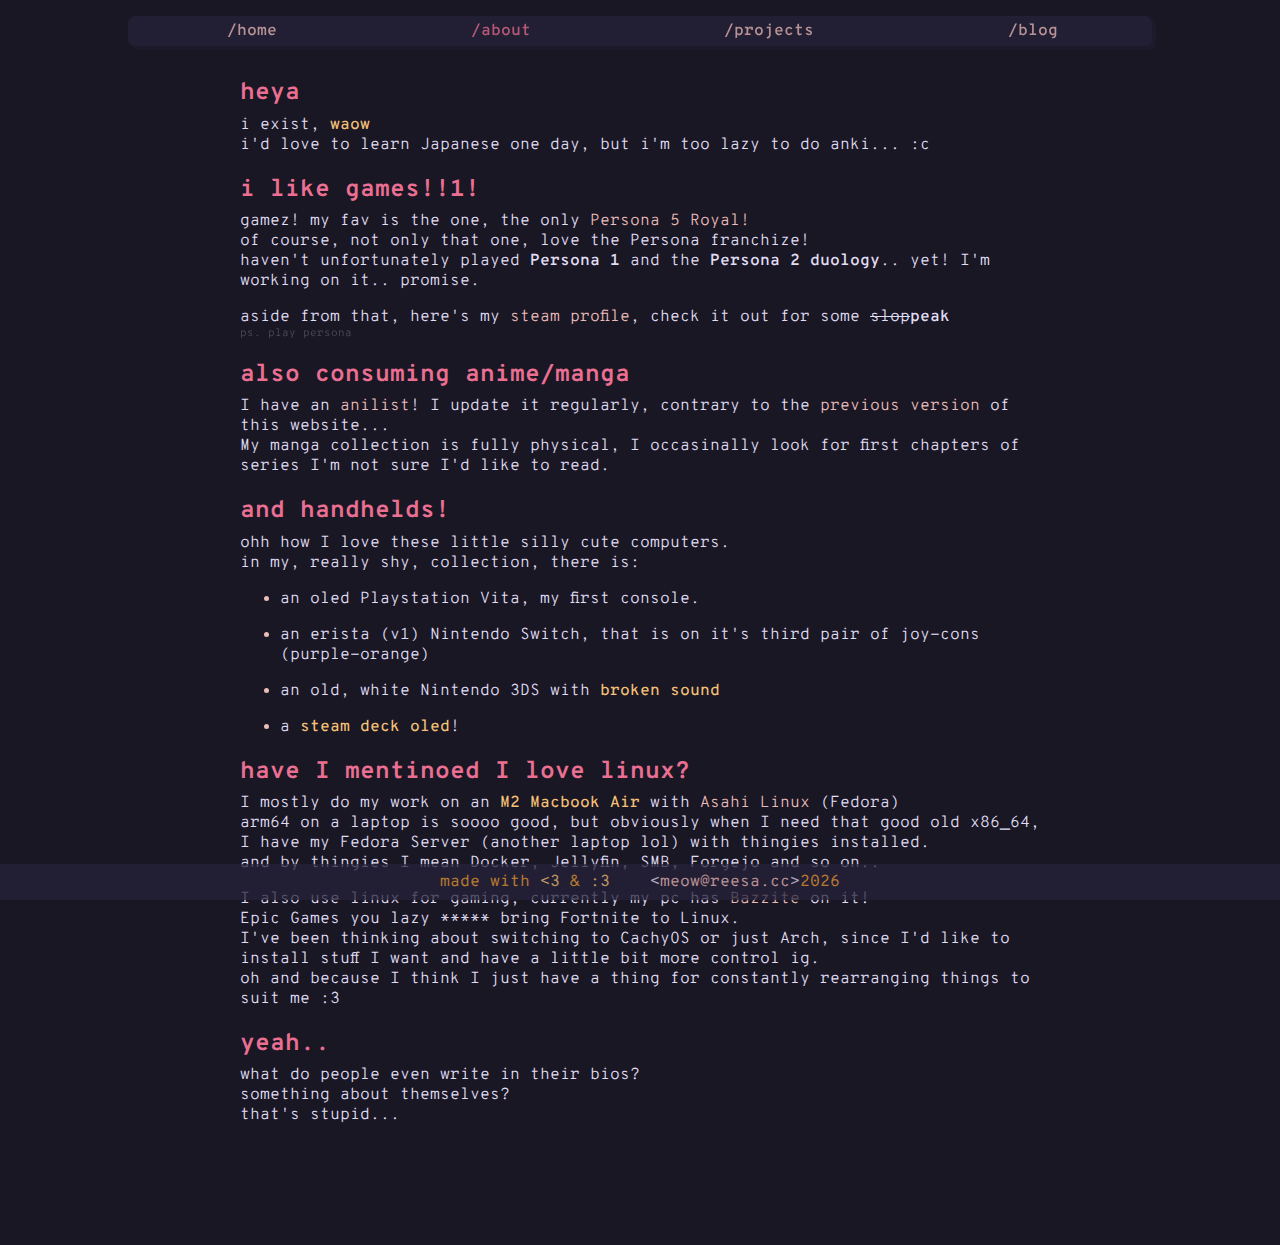
<file: about.html>
<!DOCTYPE html>
<html>
<head>
    <link rel="preconnect" href="https://fonts.googleapis.com">
    <link rel="preconnect" href="https://fonts.gstatic.com" crossorigin>
    <link href="https://fonts.googleapis.com/css2?family=Overpass+Mono:wght@300..700&display=swap" rel="stylesheet">
    
    <title>reesa's awesome website</title>
    <link rel="stylesheet" href="static/color.css"/>
    <link rel="stylesheet" href="static/style.css"/>
    <meta name="darkreader-lock">
    <meta name="viewport" content="width=device-width, initial-scale=1.0">
</head>
<body>

  <nav class="faded">
    <ul>
      <li><a href="/">/home</a></li>
      <li><a class="selected" href="/about.html">/about</a></li>
      <li><a href="/projects.html">/projects</a></li>
      <li><a href="/blog.html">/blog</a></li>
    </ul>
  </nav>

  <div class="content">
    <h2>heya</h2>
    <p>
      i exist, <span class="hover hover-input">waow<span class="hover hover-output"><img src="static/waow_based.jpg"/></span></span>
      <br/>
      i'd love to learn Japanese one day, but i'm too lazy to do anki... :c
    </p>
    <h2>i like games!!1!</h2>
    <p>
      gamez! my fav is the one, the only <a href="https://store.steampowered.com/app/1687950/Persona_5_Royal/">Persona 5 Royal!</a>
      <br/>
      of course, not only that one, love the Persona franchize!
      <br/>
      haven't unfortunately played <b>Persona 1</b> and the <b>Persona 2 duology</b>.. yet! I'm working on it.. promise.
    </p>
    <p>
      aside from that, here's my <a href="https://steamcommunity.com/id/itzreesa/">steam profile</a>, check it out for some <s>slop</s><b>peak</b>
      <h6>ps. play persona</h6>
    </p>
    <h2>also consuming anime/manga</h2>
    <p>
      I have an <a href="https://anilist.co/user/itzreesa/">anilist</a>! I update it regularly, contrary to the <a href="https://github.com/itzreesa/itzreesa.github.io/tree/archive-2">previous version</a> of this website...
      <br/>
      My manga collection is fully physical, I occasinally look for first chapters of series I'm not sure I'd like to read.
      
    </p>
    <h2>and handhelds!</h2>
    <p>
      ohh how I love these little silly cute computers.
      <br/>
      in my, really shy, collection, there is:
    </p>
    <ul>
      <li><p>an oled Playstation Vita, my first console.</p></li>
      <li><p>an erista (v1) Nintendo Switch, that is on it's third pair of joy-cons (purple-orange) </p></li>
      <li><p>an old, white Nintendo 3DS with <span class="hover hover-input">broken sound<span class="hover hover-output">i can hear the sound trying to play faintly, while being muffled with some static noise. but it's only there when i force the volume with rosalina menu. oh and the shutter works. </span></span> </p></li>
      <li>
        <p>a <span class="hover hover-input">steam deck oled<span class="hover hover-output">512GB + 512GB sd card, and i use the charger for most of my usb-c devices lol</span></span>!</p>
      </li>
    </ul>
    <h2>have I mentinoed I love linux?</h2>
    <p>
      I mostly do my work on an <span class="hover hover-input">M2 Macbook Air<span class="hover hover-output">16/256 variant but only have 128 for lynyx</span></span> with <a href="https://asahilinux.org/">Asahi Linux</a> (Fedora)
      <br/>
      arm64 on a laptop is soooo good, but obviously when I need that good old x86_64, I have my Fedora Server (another laptop lol) with thingies installed.
      <br/>
      and by thingies I mean Docker, Jellyfin, SMB, Forgejo and so on..
    </p>
    <p>
      I also use linux for gaming, currently my pc has <a href="https://bazzite.gg/">Bazzite</a> on it!
      <br/>
      Epic Games you lazy ***** bring Fortnite to Linux.
      <br/>
      I've been thinking about switching to CachyOS or just Arch, since I'd like to install stuff I want and have a little bit more control ig.
      <br/>
      oh and because I think I just have a thing for constantly rearranging things to suit me :3
    </p>
    <h2>yeah..</h2>
    <p>
      what do people even write in their bios?
      <br/>
      something about themselves?
      <br/>
      that's stupid...
    </p>
  </div>
  
  <footer class="faded">
    <div>
      <p>made with <span style="color: var(--secondary)">&lt;3</span> & <span style="color: var(--secondary)">:3</span></p>
      <p><span style="color:var(--foreground)">&lt;<a href="mailto:meow@reesa.cc">meow@reesa.cc</a>&gt;</span>2026</p>
    </div>
  </footer>

</body>
</html>
</file>
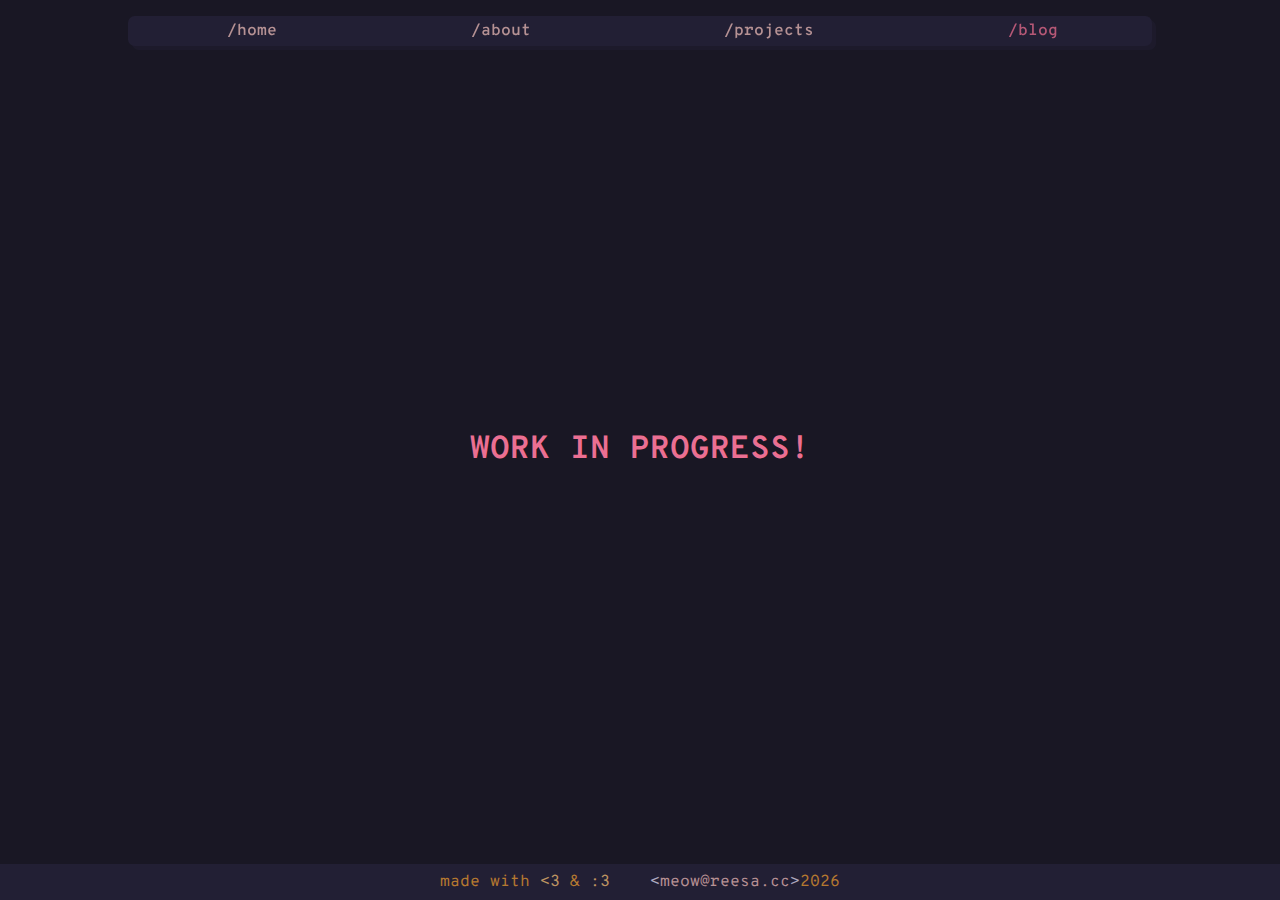
<file: blog.html>
<!DOCTYPE html>
<html>
<head>
    <link rel="preconnect" href="https://fonts.googleapis.com">
    <link rel="preconnect" href="https://fonts.gstatic.com" crossorigin>
    <link href="https://fonts.googleapis.com/css2?family=Overpass+Mono:wght@300..700&display=swap" rel="stylesheet">
    
    <title>reesa's awesome website</title>
    <link rel="stylesheet" href="static/color.css"/>
    <link rel="stylesheet" href="static/style.css"/>
    <meta name="darkreader-lock">
    <meta name="viewport" content="width=device-width, initial-scale=1.0">
</head>
<body>

  <nav class="faded">
    <ul>
      <li><a href="/">/home</a></li>
      <li><a href="/about.html">/about</a></li>
      <li><a href="/projects.html">/projects</a></li>
      <li><a class="selected" href="/blog.html">/blog</a></li>
    </ul>
  </nav>

  <div class="content">

    <div class="center-absolute">
      <h1 class="spin"> WORK IN PROGRESS! </h1>
    </div>
  
  </div>
  
  <footer class="faded">
    <div>
      <p>made with <span style="color: var(--secondary)">&lt;3</span> & <span style="color: var(--secondary)">:3</span></p>
      <p><span style="color:var(--foreground)">&lt;<a href="mailto:meow@reesa.cc">meow@reesa.cc</a>&gt;</span>2026</p>
    </div>
  </footer>

</body>
</html>
</file>
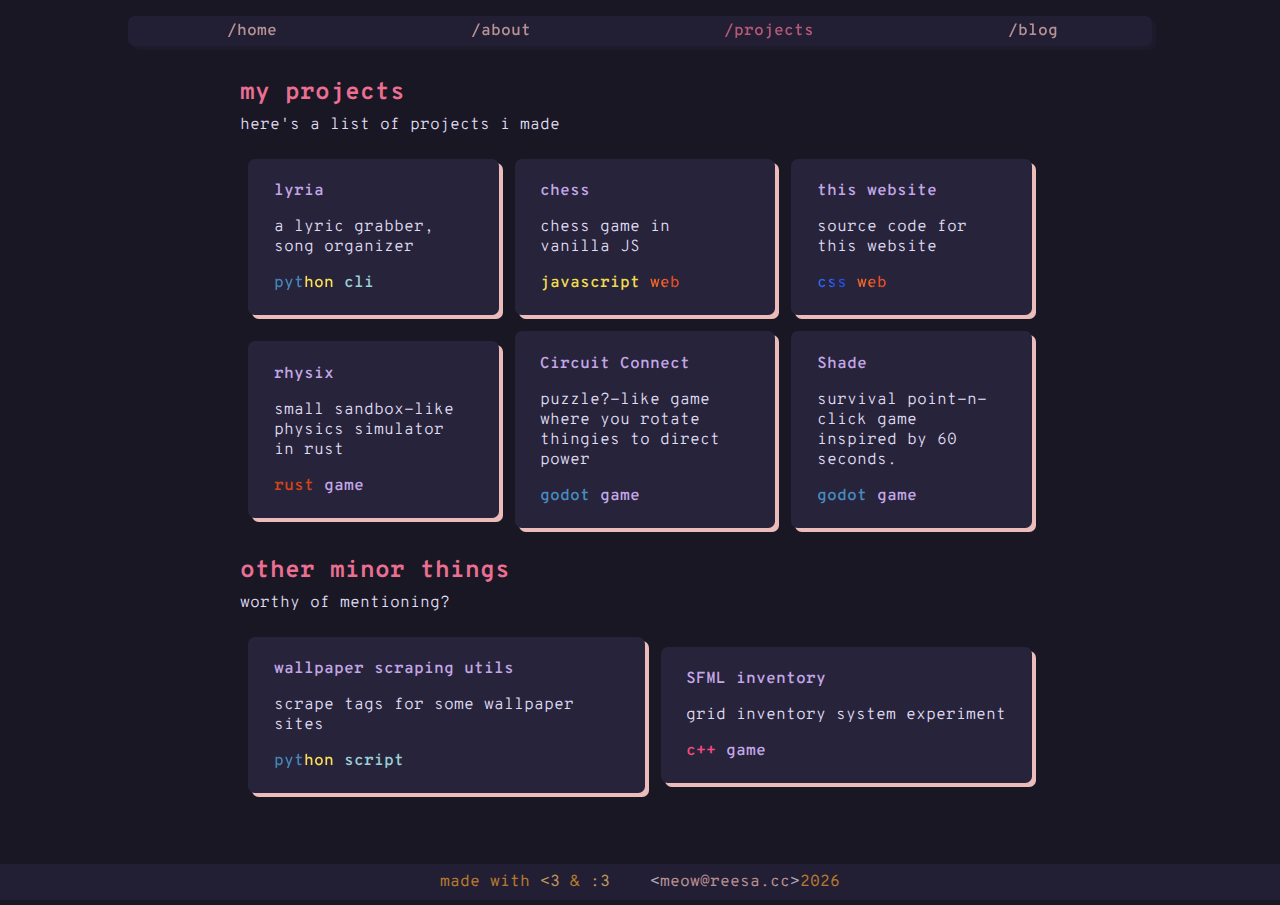
<file: projects.html>
<!DOCTYPE html>
<html>
<head>
    <link rel="preconnect" href="https://fonts.googleapis.com">
    <link rel="preconnect" href="https://fonts.gstatic.com" crossorigin>
    <link href="https://fonts.googleapis.com/css2?family=Overpass+Mono:wght@300..700&display=swap" rel="stylesheet">
    
    <title>reesa's awesome website</title>
    <link rel="stylesheet" href="static/color.css"/>
    <link rel="stylesheet" href="static/style.css"/>
    <meta name="darkreader-lock">
    <meta name="viewport" content="width=device-width, initial-scale=1.0">
</head>
<body>

  <nav class="faded">
    <ul>
      <li><a href="/">/home</a></li>
      <li><a href="/about.html">/about</a></li>
      <li><a class="selected"w href="/projects.html">/projects</a></li>
      <li><a href="/blog.html">/blog</a></li>
    </ul>
  </nav>

  <div class="content">
    <h2>my projects</h2>
    <p>here's a list of projects i made</p>

    <div class="gallery">

      <a class="ignore-hover"href="https://github.com/itzreesa/lyria">
        <div class="card">
          <p class="title">lyria</p>
          <p>a lyric grabber, song organizer</p>
          <p>
            <span class="tag" id="python">python</span>
            <span class="tag" id="cli">cli</span>
          </p>
        </div>
      </a>
      
      <a class="ignore-hover"href="https://github.com/itzreesa/chess">
        <div class="card">
          <p class="title">chess</p>
          <p>chess game in vanilla JS</p>
          <p>
            <span class="tag" id="javascript">javascript</span>
            <span class="tag" id="web">web</span>
          </p>
        </div>
      </a>
      
      <a class="ignore-hover"href="https://github.com/itzreesa/itzreesa.github.io">
        <div class="card">
          <p class="title">this website</p>
          <p>source code for this website</p>
          <p>
            <span class="tag" id="css">css</span>
            <span class="tag" id="web">web</span>
          </p>
        </div>
      </a>
      
      <a class="ignore-hover"href="https://github.com/itzreesa/rhysix">
        <div class="card">
          <p class="title">rhysix</p>
          <p>small sandbox-like physics simulator in rust</p>
          <p>
            <span class="tag" id="rust">rust</span>
            <span class="tag" id="game">game</span>
          </p>
        </div>
      </a>
      
      <a class="ignore-hover"href="https://itz-reesa.itch.io/circuit-connect">
        <div class="card">
          <p class="title">Circuit Connect</p>
          <p>puzzle?-like game where you rotate thingies to direct power</p>
          <p>
            <span class="tag" id="godot">godot</span>
            <span class="tag" id="game">game</span>
          </p>
        </div>
      </a>

      <a class="ignore-hover"href="https://itz-reesa.itch.io/shade">
        <div class="card">
          <p class="title">Shade</p>
          <p>survival point-n-click game inspired by 60 seconds.</p>
          <p>
            <span class="tag" id="godot">godot</span>
            <span class="tag" id="game">game</span>
          </p>
        </div>
      </a>

    </div>

    <h2>other minor things</h2>
    <p>worthy of mentioning?</p>

    <div class="gallery">

      <a class="ignore-hover"href="https://github.com/itzreesa/scraping-utils">
        <div class="card">
          <p class="title">wallpaper scraping utils</p>
          <p>scrape tags for some wallpaper sites</p>
          <p>
            <span class="tag" id="python">python</span>
            <span class="tag" id="cli">script</span>
          </p>
        </div>
      </a>
    
      <a class="ignore-hover"href="https://github.com/itzreesa/sfml-inventory-system">
        <div class="card">
          <p class="title">SFML inventory</p>
          <p>grid inventory system experiment</p>
          <p>
            <span class="tag" id="cpp">c++</span>
            <span class="tag" id="game">game</span>
          </p>
        </div>
      </a>
    </div>
  </div>
  
  <footer class="faded">
    <div>
      <p>made with <span style="color: var(--secondary)">&lt;3</span> & <span style="color: var(--secondary)">:3</span></p>
      <p><span style="color:var(--foreground)">&lt;<a href="mailto:meow@reesa.cc">meow@reesa.cc</a>&gt;</span>2026</p>
    </div>
  </footer>

</body>
</html>
</file>
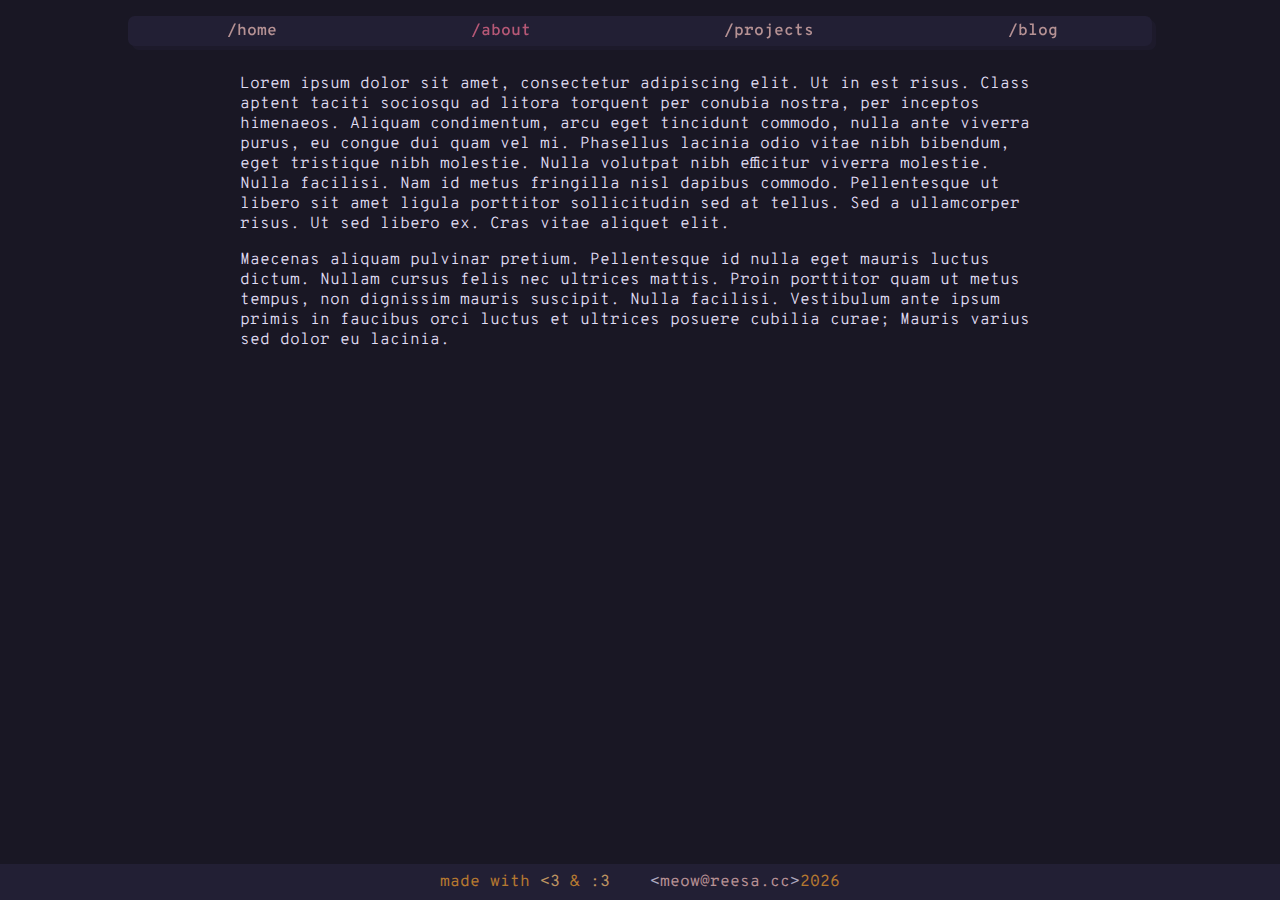
<file: test.html>
<!DOCTYPE html>
<html>
<head>
    <link rel="preconnect" href="https://fonts.googleapis.com">
    <link rel="preconnect" href="https://fonts.gstatic.com" crossorigin>
    <link href="https://fonts.googleapis.com/css2?family=Overpass+Mono:wght@300..700&display=swap" rel="stylesheet">
    
    <title>reesa's awesome website</title>
    <link rel="stylesheet" href="static/color.css"/>
    <link rel="stylesheet" href="static/style.css"/>
    <meta name="darkreader-lock">
    <meta name="viewport" content="width=device-width, initial-scale=1.0">
</head>
<body>

  <nav class="faded">
    <ul>
      <li><a href="/">/home</a></li>
      <li><a class="selected" href="/about.html">/about</a></li>
      <li><a href="/projects.html">/projects</a></li>
      <li><a href="/blog.html">/blog</a></li>
    </ul>
  </nav>

  <div class="content">
    <p>
      Lorem ipsum dolor sit amet, consectetur adipiscing elit. Ut in est risus. Class aptent taciti sociosqu ad litora torquent per conubia nostra, per inceptos himenaeos. Aliquam condimentum, arcu eget tincidunt commodo, nulla ante viverra purus, eu congue dui quam vel mi. Phasellus lacinia odio vitae nibh bibendum, eget tristique nibh molestie. Nulla volutpat nibh efficitur viverra molestie. Nulla facilisi. Nam id metus fringilla nisl dapibus commodo. Pellentesque ut libero sit amet ligula porttitor sollicitudin sed at tellus. Sed a ullamcorper risus. Ut sed libero ex. Cras vitae aliquet elit. 
    </p>
    <p>
       Maecenas aliquam pulvinar pretium. Pellentesque id nulla eget mauris luctus dictum. Nullam cursus felis nec ultrices mattis. Proin porttitor quam ut metus tempus, non dignissim mauris suscipit. Nulla facilisi. Vestibulum ante ipsum primis in faucibus orci luctus et ultrices posuere cubilia curae; Mauris varius sed dolor eu lacinia.
    </p>
  </div>
  
  <footer class="faded">
    <div>
      <p>made with <span style="color: var(--secondary)">&lt;3</span> & <span style="color: var(--secondary)">:3</span></p>
      <p><span style="color:var(--foreground)">&lt;<a href="mailto:meow@reesa.cc">meow@reesa.cc</a>&gt;</span>2026</p>
    </div>
  </footer>

</body>
</html>
</file>
<file: static/color.css>
/* 
:root {
  --accent-a: rgb(191, 127, 159);
  --accent-b: rgb(159, 95, 127);
  --accent-c: rgb(127, 63, 95);
  --accent-d: rgb(95, 31, 63);
  --accent-e: rgb(63, 0, 31);

  --background: #3D1C49;
  --background-light: #4F315B;
  --accent: #af3736;
  --accent-light: #DB4C46;
  --secondary: #e87027;
  --secondary-light: #e8bd3b;
  --foreground: #FDEAEA;
}

*/

:root {
  --background: #191724;
  --background-alt: #26233a;
  --surface: #1f1d2e;
  --accent: #eb6f92;
  --accent-alt: #ebbcba;
  --secondary: #f6c177;
  --secondary-alt: #ea9d34;
  --foreground: #e0def4;
  --foam: #9ccfd8;
  --iris: #c4a7e7;
}
</file>
<file: static/style.css>
:root {
  font-family: "Overpass Mono", monospace;
  font-optical-sizing: auto;
  font-weight: 300;
  font-style: normal;
}

body {
  background-color: var(--background);

  color-scheme: dark;

  display: flex;
  justify-content: center;

  padding-bottom: 5rem;
  
  --nav-bar-top-position: 1rem;
  --nav-bar-top-padding: 0.15rem;

  --boreder-radius: 0.42rem;
  
  @media screen and (max-width: 40rem) {
    --nav-bar-top-position: 0.25rem; 
    --nav-bar-top-padding: 0.5rem;
  }
}

a {
  text-decoration: none;
  color: var(--accent-alt);
  transition: 0.36s ease;

  &:hover:not(.ignore-hover) {
    text-decoration: underline;
  }  
} 

nav {
  position: fixed;
  width: 80%;
  top: var(--nav-bar-top-position);
  justify-self: center;
  height: fit-content;
  
  border-radius: var(--boreder-radius);

  padding-bottom: 1em;
  background-color: var(--background-alt);
  
  box-shadow: 4px 4px var(--surface);

  display: grid;
  justify-items: stretch;
  align-items: center;

  margin: 0;
  padding: var(--nav-bar-top-padding) 0 var(--nav-bar-top-padding) 0;
    
  ul {
    display: flex;
    align-items: stretch; /* Default */
    justify-content: space-around;
    width: 100%;
    
    margin: 0;
    padding: var(--nav-bar-top-padding);

    li {
      display: block;
      list-style-type: none;
      font-weight: 600;
    }
  }

  .selected {
    color: var(--accent);
  }
  
  @media screen and (max-width: 40rem) {
    position: absolute;
    padding: var(--nav-bar-top-padding);
    top: 0;
    width: 100%;
  }
}

.content {
  margin-top: calc(var(--nav-bar-top-position) + var(--nav-bar-top-padding) + 1rem);

  width: 50rem;
  padding: 1rem 1rem 1rem 1rem;

  p {
    color: var(--foreground);
  }

  h1 {
    color: var(--accent);
  }
  
  h2 {
    color: var(--accent);
    margin-bottom: -0.6rem;
  }
  
  h3 {
    color: var(--accent);
  }

  h6 {
    color: var(--foreground);
    margin-top: -1rem;
    margin-bottom: 0;
    opacity: 0.25;
    font-weight: 300;
  }
  
  ul {
    color: var(--accent-alt);
  }

  b {
    font-weight: 600;
  }

  .pfp {
    --pfp-block: 14em;
    min-width: 6rem;
    
    width: var(--pfp-block);
    height: var(--pfp-block);
    background-color: #FAA;
    
    margin-top: 0.5rem;
    margin-bottom: 0.25rem;

    transition: 0.36s ease;

    video {
      z-index: 6;
      position: absolute;
      width: var(--pfp-block);
      transition: 0.36s ease;
    }

    img {
      z-index: 4;
      position: absolute;
      width: var(--pfp-block);
      transition: 0.36s ease;
    }

    @media screen and (max-width: 40em) {
      margin-top: 1.5rem;
     --pfp-block: 9em;
    }

    @media screen and (max-width: 30em) {
      margin-top: 1.5rem;
      --pfp-block: 6em;
    }
  }

  .profile-side {
    display: flex;
    justify-content: center;
    align-items: center;

    max-width: 45rem;
    padding-bottom: 0.5rem;
    
    p {
      padding-left: 1rem;
    }
  }

  .accent-gradient {
    background: linear-gradient(to right, var(--accent), var(--accent-alt), var(--accent));
    background-clip: text;
    color: transparent;
  }

  @media screen and (max-width: 40rem) {
    width: 100%;
  }

}

.gallery {
  display: grid;
  grid-template-columns: auto auto auto;
  align-items: center;

  @media screen and (max-width: 40rem) {
    grid-template-columns: repeat(auto-fit, minmax(200px, 1fr));
  }
}

.card {
  width: fit-content;
  padding: 0.4rem 1.6rem 0.4rem 1.6rem;
  margin: 0.5rem;

  border-radius: var(--boreder-radius);
  
  background-color: var(--background-alt);

  box-shadow: 4px 4px;

  transition: 0.36s ease;

  p {
    transition: 0.36s ease;
  }

  &:hover {
    background-color: var(--surface);
    
    box-shadow: 16px 16px;
    transform: translate(-8px, -8px);

    p {
      color: var(--accent);
    }
  }

  .title {
    font-weight: 600;
    color: var(--iris);
  }

  .tag {
    font-weight: 600;

    &#python {
      color: transparent;
      background: linear-gradient(-90deg, #ffde57 50%, #4584b6 50%);
      background-clip: text;
    }
    &#rust {
      color: #D34516;
    }
    &#cpp {
      color: #f34b7d;
    }
    &#javascript {
      color: #F0DB4F;
    } 
    &#css {
      color: transparent;
      background: linear-gradient(-90deg, #264de4 50%, #2965f1 50%);
      background-clip: text;
    }
    &#godot {
      color: #478cbf;
    }

    &#cli {
      color: var(--foam);
    }
    &#web {
      color: transparent;
      background: linear-gradient(-90deg, #e34c26 50%, #f06529 50%);
      background-clip: text;
    }
    &#game {
      color: var(--iris);
    }
  }
}

.faded {
  opacity: 0.75;
  transition: 0.25s ease;

  &:hover {
    opacity: 1;
  }

  @media screen and (max-width: 40rem) {
    opacity: 1;
  }

}

footer {
  position: fixed;
  left: 0;
  bottom: 0;
  width: 100%;

  background-color: var(--background-alt);
 
  div {
    display: flex;
    justify-content: center;
    gap: 1.5rem;

    @media screen and (max-width: 40rem) {
      text-align: center;
    }

    p {
      color: var(--secondary-alt);
      margin: 0.50rem;
      font-weight: 400;
    }
  }

  @media screen and (max-width: 40rem) {
  }
}

.center-absolute {
  position: absolute;
  top: 50%;
  left: 50%;
  transform: translate(-50%, -50%);
}


/* hover pop-up */

.hover-input {
  font-weight: 500;
  color: var(--secondary);
}

.hover-output {
  display: none;
}
  
.hover-input:hover .hover-output {
  display: inherit;
}

.hover-output {
  position: absolute;
  background-color: var(--surface);
  border: 2px solid var(--accent-alt);
  padding: 8px;
  max-width: 384px;
  transform-origin: left;
  translate: -50% 1.5rem;
  box-shadow: 4px 4px var(--accent);
  img {
    padding-top: 4px;
    padding-left: 4px;
    padding-right: 4px;
  }

  @media screen and (max-width: 60rem) {
    translate: -40% 1.5rem;
  }
  @media screen and (max-width: 40rem) {
    translate: -25% 1.5rem;
  }
}

/* === animations */

/* ratationeh! */
@keyframes spin {
  from {
    transform: rotate3d(0, 0, 0, 0);
  }
  to {
    transform: rotate3d(1, 2, 1, 360deg);
  }
}
.spin {
  animation: spin 4s linear infinite;
}
</file>
